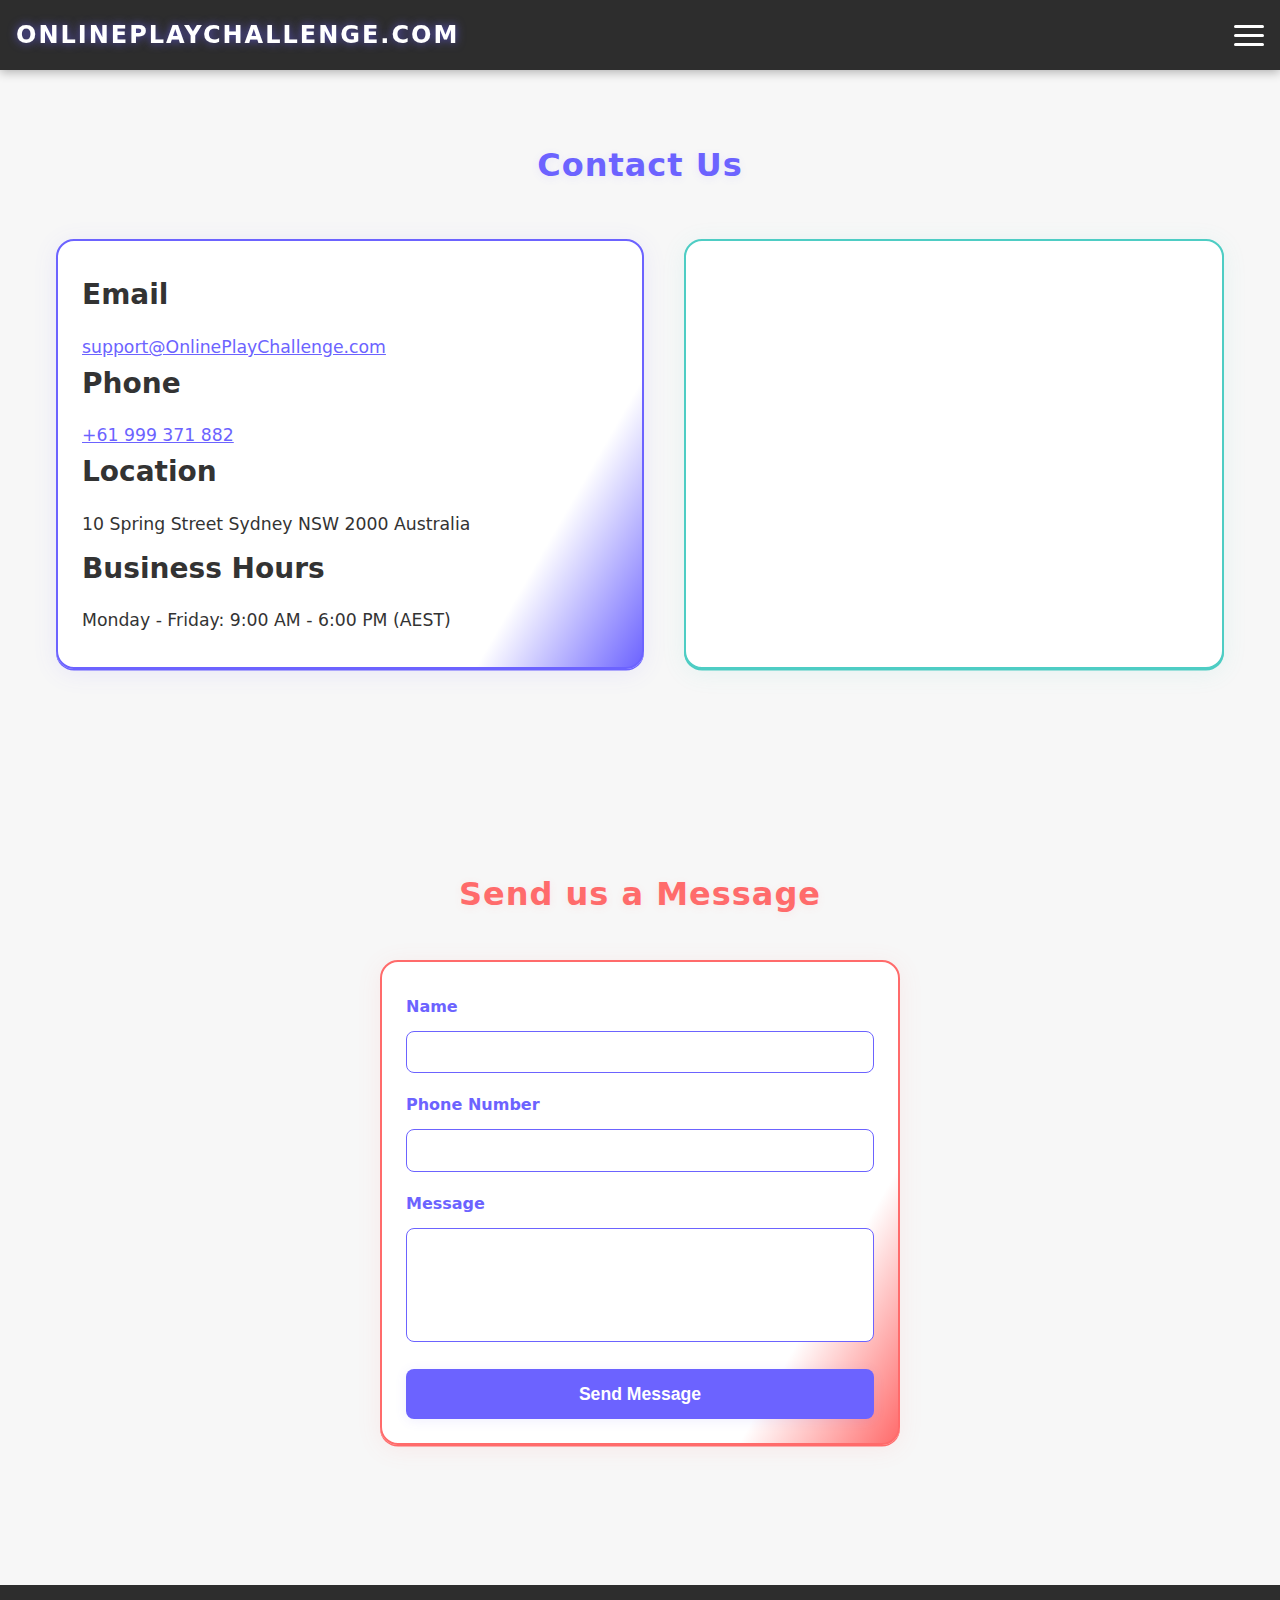
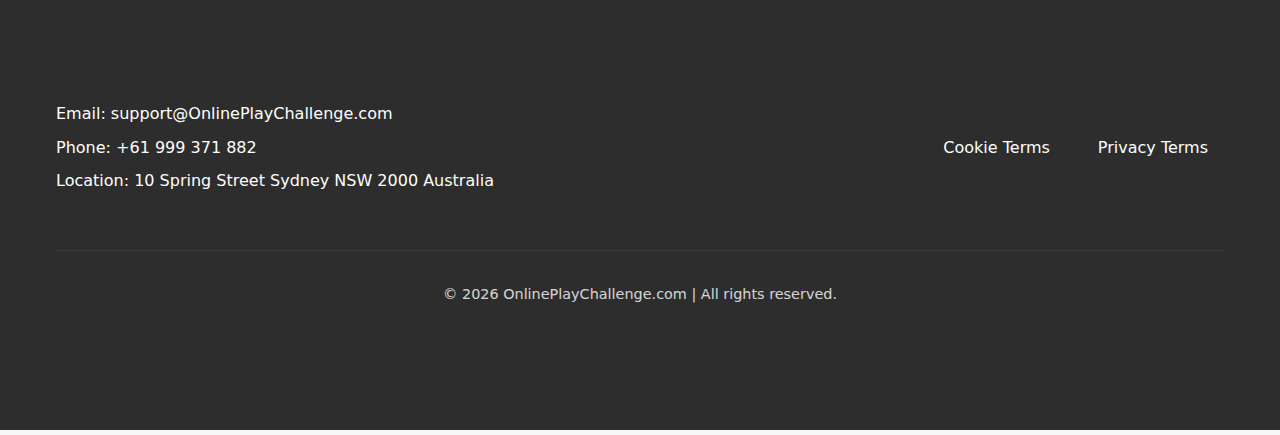
<file: brick-contacts.html>
<!DOCTYPE html>
<html lang="en">
  <head>
    <meta charset="UTF-8" />
    <meta name="viewport" content="width=device-width, initial-scale=1.0" />
    <title>Contact Us - Collect & Break | OnlinePlayChallenge.com</title>
    <meta
      name="description"
      content="Contact the Collect & Break team for support, feedback, or partnership inquiries. We're here to help and would love to hear from you!"
    />
    <link rel="stylesheet" href="css/style.css" />
    <link rel="icon" type="image/png" href="images/favicon.ico" />
  </head>
  <body>
    <main>
      <!-- Contact Information Section -->
      <section class="contact-info">
        <div class="container">
          <h1>Contact Us</h1>
          <div class="contact-grid">
            <div class="contact-details" id="contact-details-container">
              <!-- Contact details will be loaded from JSON -->
            </div>
            <div class="location-map">
              <iframe
                src="https://www.google.com/maps?q=10+Spring+Street,+Sydney+NSW+2000,+Australia&hl=en&output=embed"
                width="100%"
                height="450"
                style="border: 0"
                allowfullscreen=""
                loading="lazy"
              >
              </iframe>
            </div>
          </div>
        </div>
      </section>

      <!-- Contact Form Section -->
      <section class="contact-form">
        <div class="container">
          <h2>Send us a Message</h2>
          <form id="feedback-form" class="feedback-form">
            <div class="form-group">
              <label for="name">Name</label>
              <input type="text" id="name" name="name" required />
            </div>
            <div class="form-group">
              <label for="phone">Phone Number</label>
              <input type="tel" id="phone" name="phone" required />
            </div>
            <div class="form-group">
              <label for="message">Message</label>
              <textarea
                id="message"
                name="message"
                rows="5"
                required
              ></textarea>
            </div>
            <button type="submit" class="btn btn-primary">Send Message</button>
          </form>
          <div class="form-success" id="form-success" style="display: none">
            <div class="form-success-inner">
              <span class="form-success-icon">&#10003;</span>
              <div class="form-success-text">
                Thank you! Your message has been sent.
              </div>
            </div>
          </div>
        </div>
      </section>
    </main>

    <script src="js/main.js"></script>
    <script src="js/brick-contacts.js"></script>
  </body>
</html>
</file>
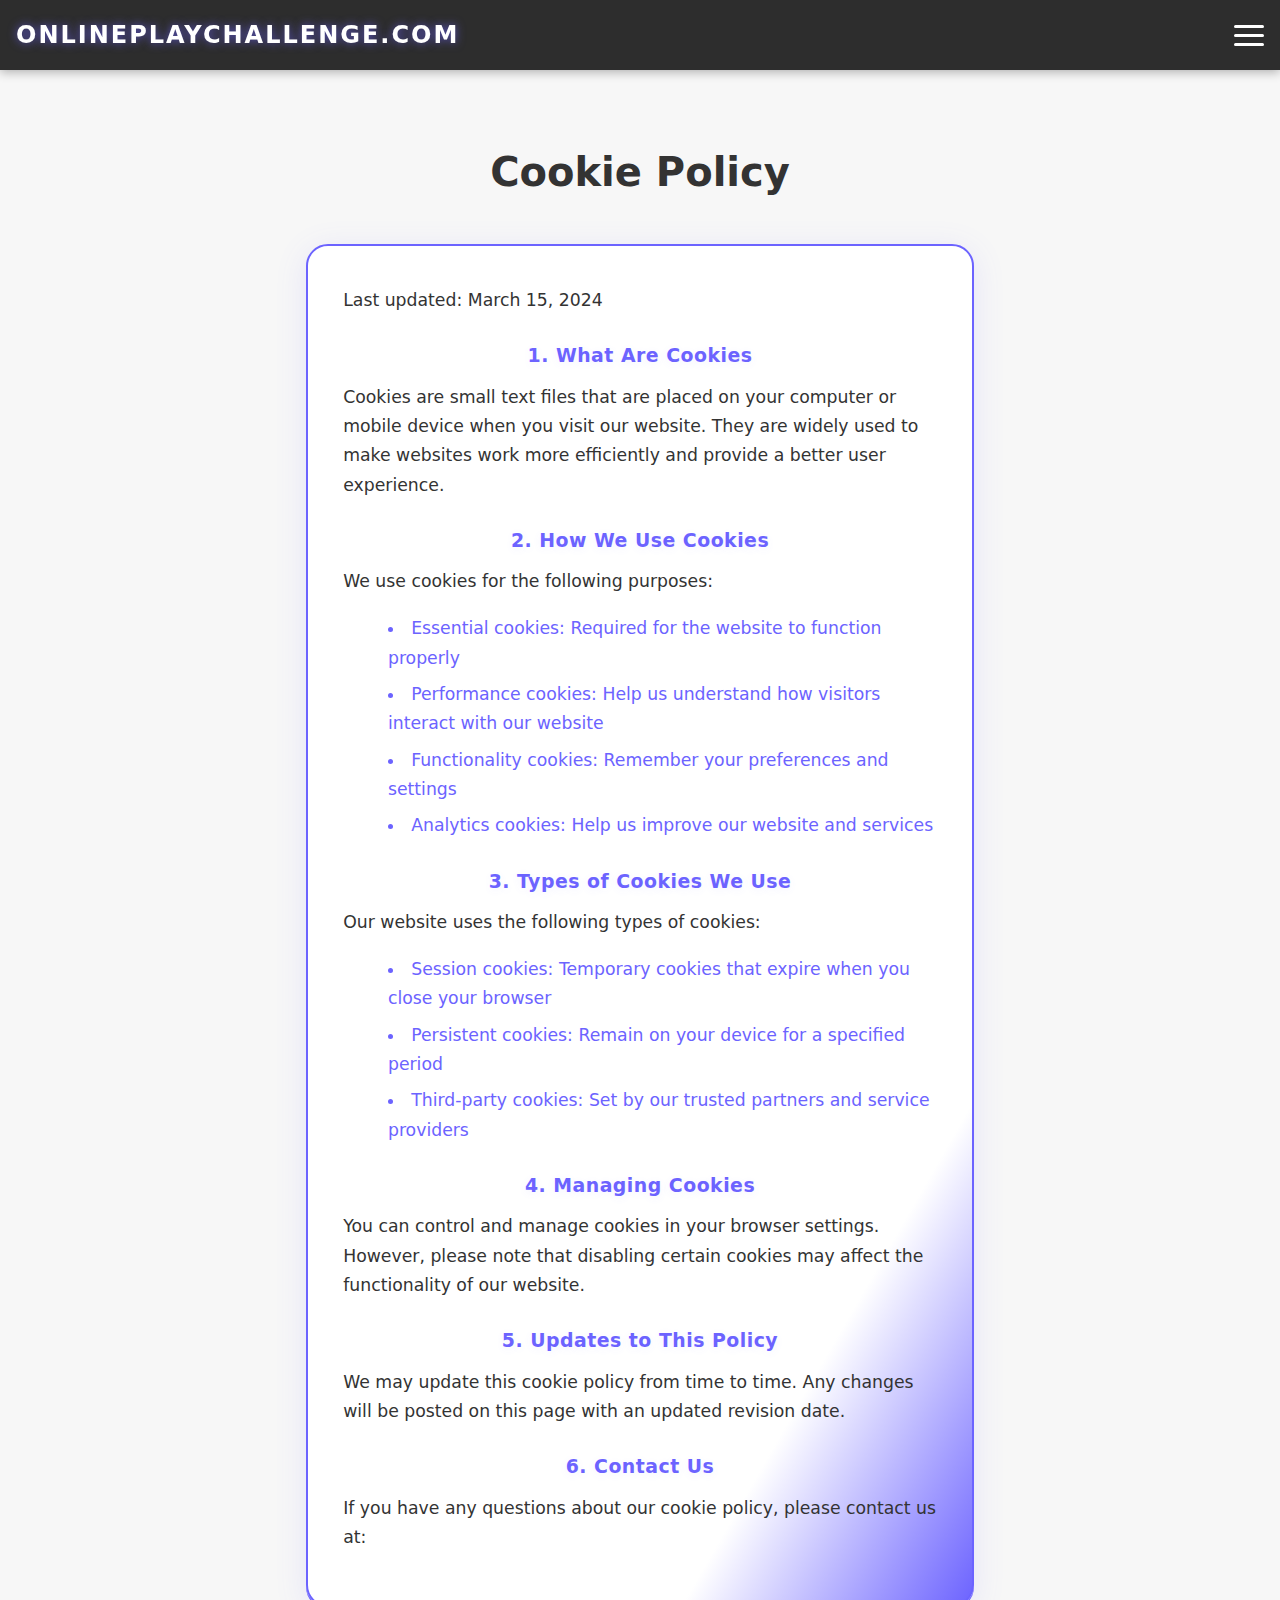
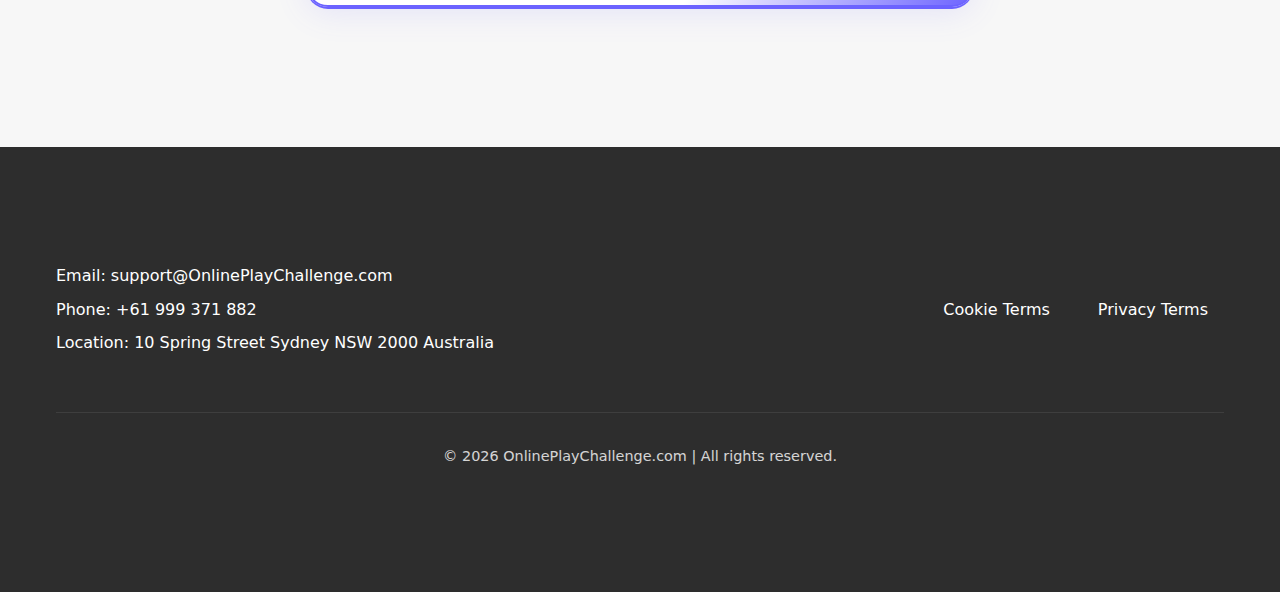
<file: brick-cookies.html>
<!DOCTYPE html>
<html lang="en">
  <head>
    <meta charset="UTF-8" />
    <meta name="viewport" content="width=device-width, initial-scale=1.0" />
    <title>Cookie Policy - Collect & Break | OnlinePlayChallenge.com</title>
    <meta
      name="description"
      content="Learn how Collect & Break uses cookies to enhance your experience. Read about types of cookies, their purpose, and how to manage your preferences."
    />
    <link rel="stylesheet" href="css/style.css" />
    <link rel="icon" type="image/png" href="images/favicon.ico" />
  </head>
  <body>
    <main>
      <section class="legal-content">
        <div class="container">
          <h1>Cookie Policy</h1>
          <div class="disclaimer-content">
            <p>Last updated: March 15, 2024</p>

            <h2>1. What Are Cookies</h2>
            <p>
              Cookies are small text files that are placed on your computer or
              mobile device when you visit our website. They are widely used to
              make websites work more efficiently and provide a better user
              experience.
            </p>

            <h2>2. How We Use Cookies</h2>
            <p>We use cookies for the following purposes:</p>
            <ul>
              <li>
                Essential cookies: Required for the website to function properly
              </li>
              <li>
                Performance cookies: Help us understand how visitors interact
                with our website
              </li>
              <li>
                Functionality cookies: Remember your preferences and settings
              </li>
              <li>
                Analytics cookies: Help us improve our website and services
              </li>
            </ul>

            <h2>3. Types of Cookies We Use</h2>
            <p>Our website uses the following types of cookies:</p>
            <ul>
              <li>
                Session cookies: Temporary cookies that expire when you close
                your browser
              </li>
              <li>
                Persistent cookies: Remain on your device for a specified period
              </li>
              <li>
                Third-party cookies: Set by our trusted partners and service
                providers
              </li>
            </ul>

            <h2>4. Managing Cookies</h2>
            <p>
              You can control and manage cookies in your browser settings.
              However, please note that disabling certain cookies may affect the
              functionality of our website.
            </p>

            <h2>5. Updates to This Policy</h2>
            <p>
              We may update this cookie policy from time to time. Any changes
              will be posted on this page with an updated revision date.
            </p>

            <h2>6. Contact Us</h2>
            <p>
              If you have any questions about our cookie policy, please contact
              us at:
            </p>
          </div>
        </div>
      </section>
    </main>

    <script src="js/main.js"></script>
  </body>
</html>
</file>
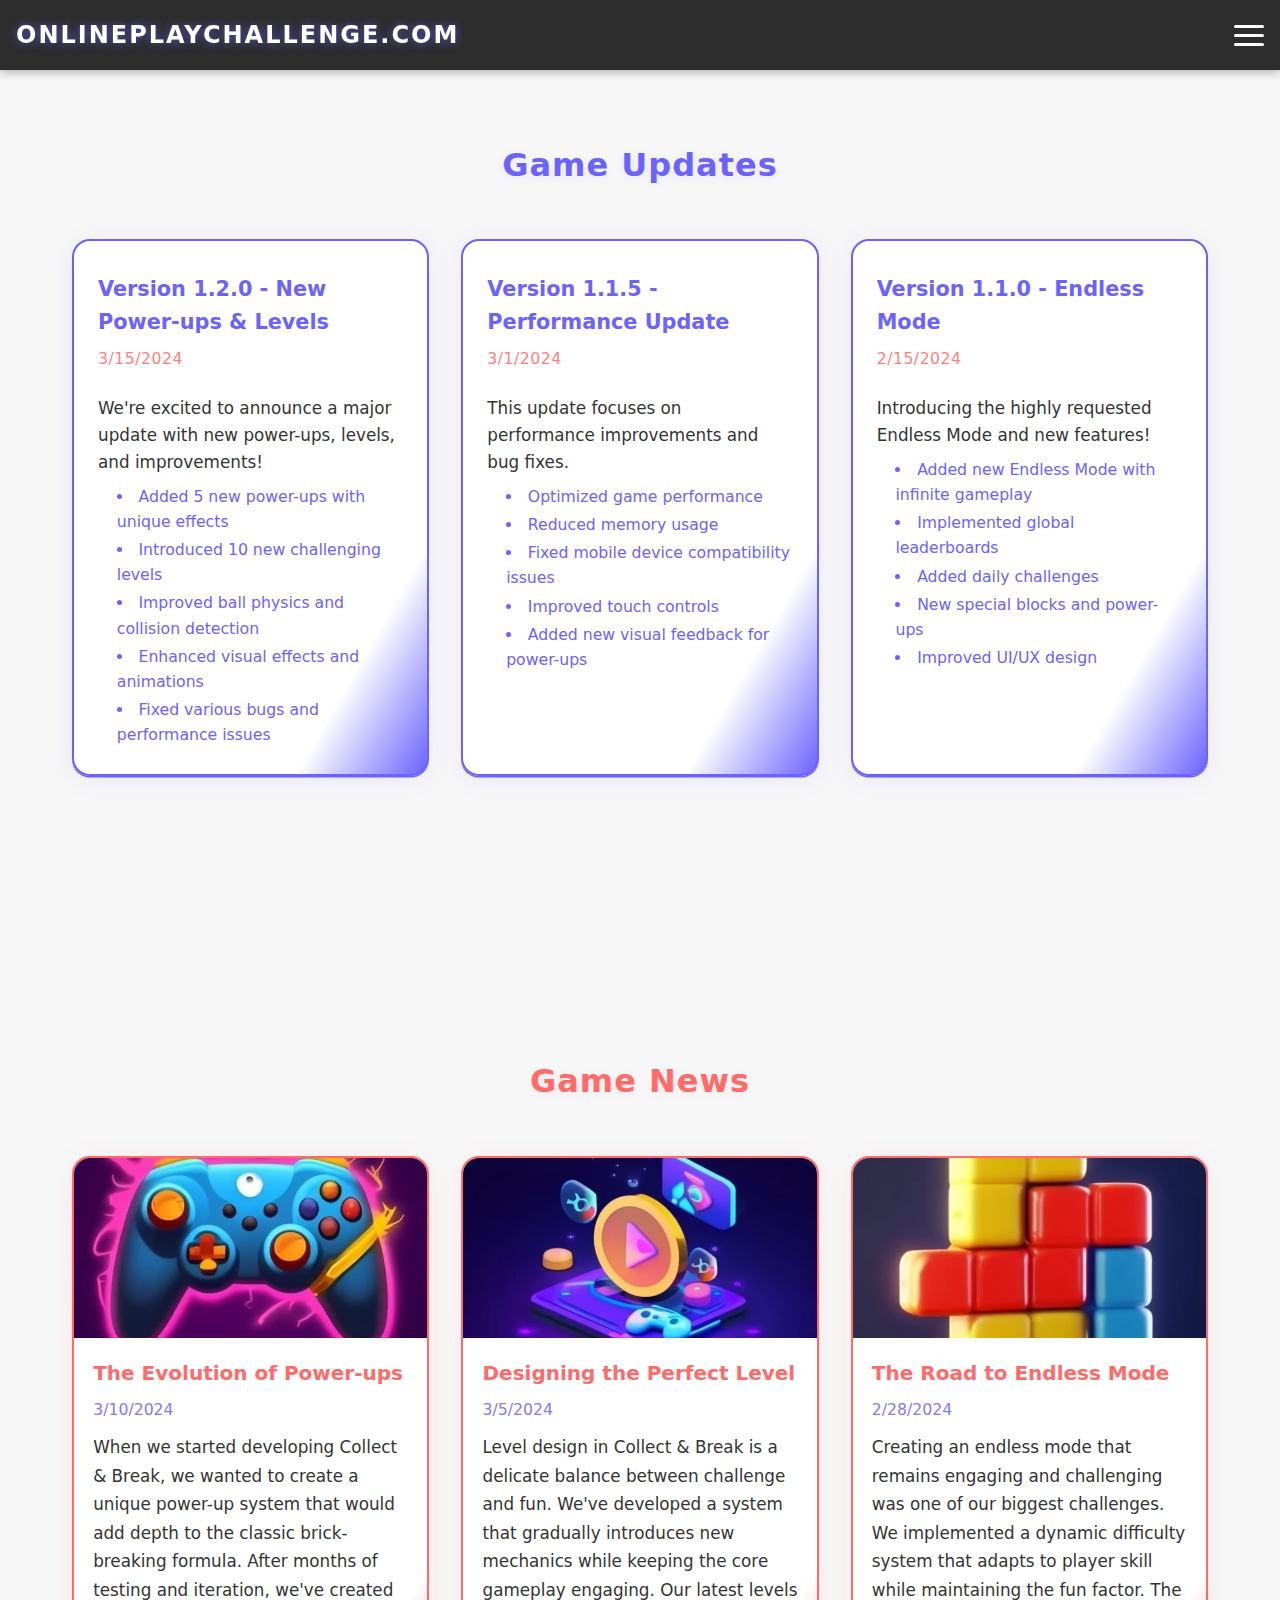
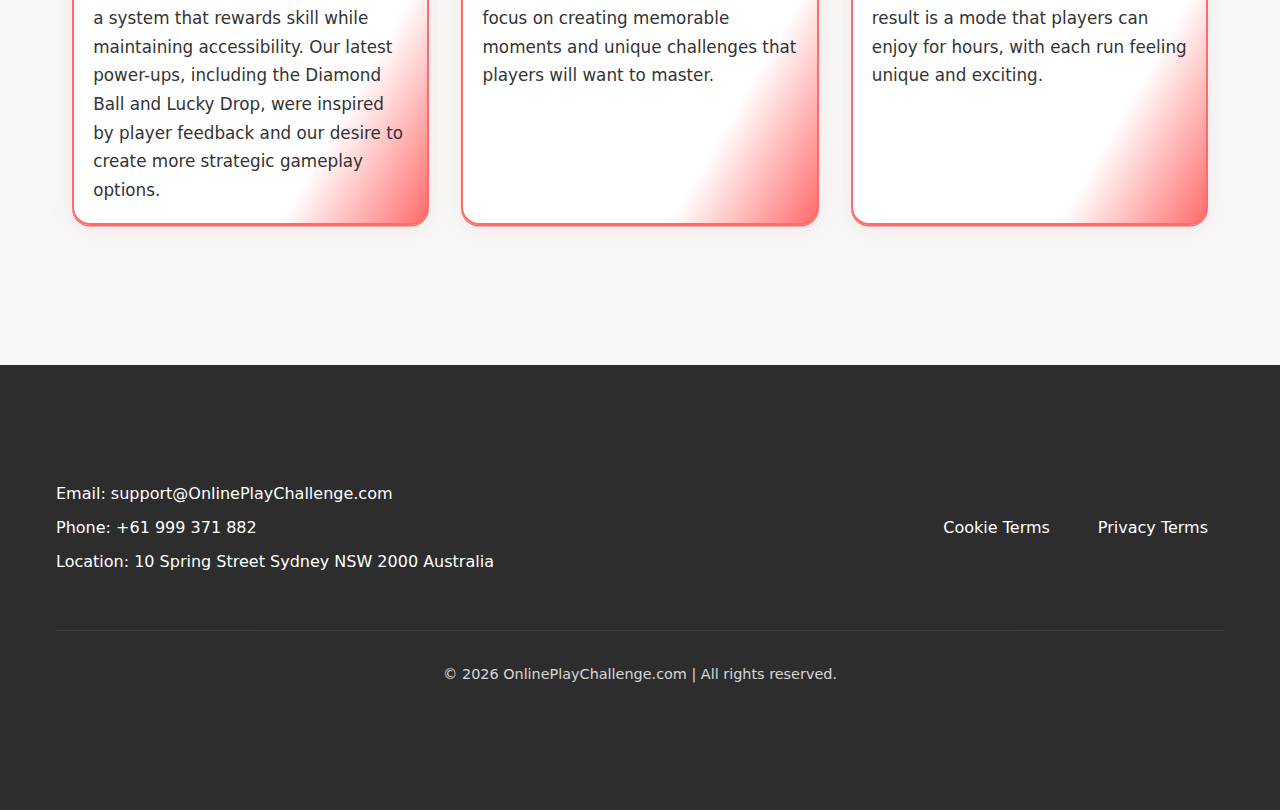
<file: brick-log.html>
<!DOCTYPE html>
<html lang="en">
  <head>
    <meta charset="UTF-8" />
    <meta name="viewport" content="width=device-width, initial-scale=1.0" />
    <title>News - Collect & Break | OnlinePlayChallenge.com</title>
    <meta
      name="description"
      content="Stay up to date with the latest news, updates, and developer diaries for Collect & Break. Discover new features, improvements, and behind-the-scenes stories!"
    />
    <link rel="stylesheet" href="css/style.css" />
    <link rel="icon" type="image/png" href="images/favicon.ico" />
  </head>
  <body>
    <main>
      <!-- Game Updates Section -->
      <section class="updates">
        <div class="container">
          <h1>Game Updates</h1>
          <div class="updates-grid" id="updates-container">
            <!-- Updates will be loaded from JSON -->
          </div>
        </div>
      </section>

      <!-- Game News Section -->
      <section class="game-news">
        <div class="container">
          <h2>Game News</h2>
          <div class="news-grid" id="news-container">
            <!-- Game news will be loaded from JSON -->
          </div>
        </div>
      </section>
    </main>

    <script src="js/main.js"></script>
    <script src="js/brick-log.js"></script>
  </body>
</html>
</file>
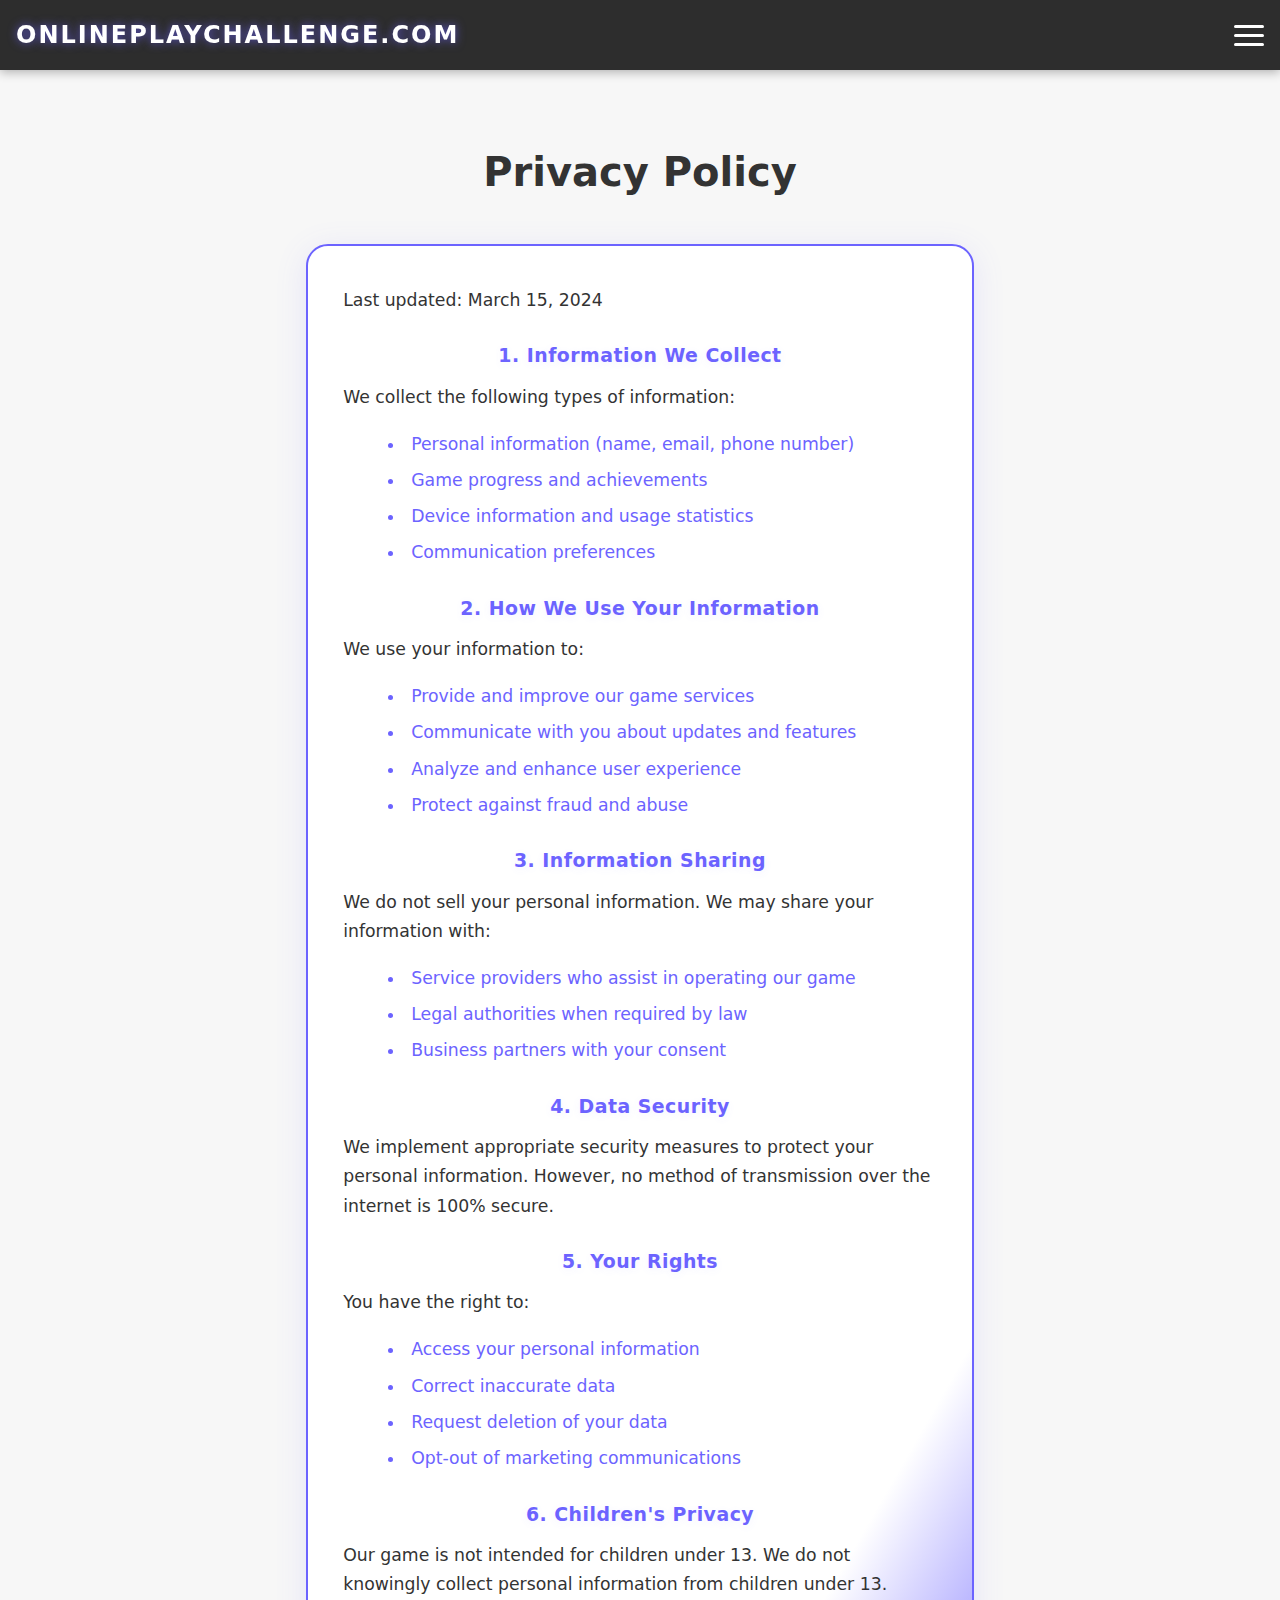
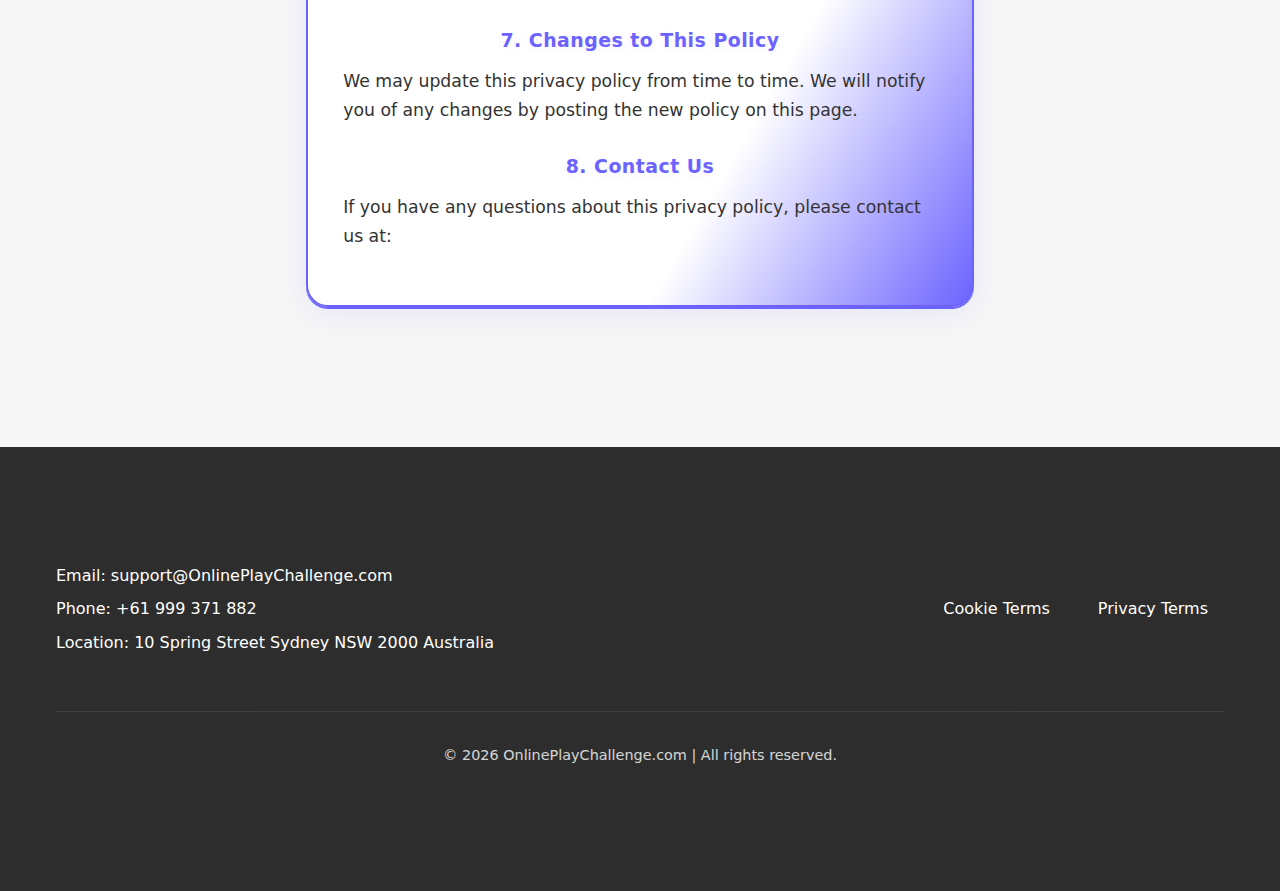
<file: brick-privacy.html>
<!DOCTYPE html>
<html lang="en">
  <head>
    <meta charset="UTF-8" />
    <meta name="viewport" content="width=device-width, initial-scale=1.0" />
    <title>Privacy Policy - Collect & Break | OnlinePlayChallenge.com</title>
    <meta
      name="description"
      content="Discover how Collect & Break collects, uses, and protects your personal information. Read our privacy policy for details on your rights and data security."
    />
    <link rel="stylesheet" href="css/style.css" />
    <link rel="icon" type="image/png" href="images/favicon.ico" />
  </head>
  <body>
    <main>
      <section class="legal-content">
        <div class="container">
          <h1>Privacy Policy</h1>
          <div class="disclaimer-content">
            <p>Last updated: March 15, 2024</p>

            <h2>1. Information We Collect</h2>
            <p>We collect the following types of information:</p>
            <ul>
              <li>Personal information (name, email, phone number)</li>
              <li>Game progress and achievements</li>
              <li>Device information and usage statistics</li>
              <li>Communication preferences</li>
            </ul>

            <h2>2. How We Use Your Information</h2>
            <p>We use your information to:</p>
            <ul>
              <li>Provide and improve our game services</li>
              <li>Communicate with you about updates and features</li>
              <li>Analyze and enhance user experience</li>
              <li>Protect against fraud and abuse</li>
            </ul>

            <h2>3. Information Sharing</h2>
            <p>
              We do not sell your personal information. We may share your
              information with:
            </p>
            <ul>
              <li>Service providers who assist in operating our game</li>
              <li>Legal authorities when required by law</li>
              <li>Business partners with your consent</li>
            </ul>

            <h2>4. Data Security</h2>
            <p>
              We implement appropriate security measures to protect your
              personal information. However, no method of transmission over the
              internet is 100% secure.
            </p>

            <h2>5. Your Rights</h2>
            <p>You have the right to:</p>
            <ul>
              <li>Access your personal information</li>
              <li>Correct inaccurate data</li>
              <li>Request deletion of your data</li>
              <li>Opt-out of marketing communications</li>
            </ul>

            <h2>6. Children's Privacy</h2>
            <p>
              Our game is not intended for children under 13. We do not
              knowingly collect personal information from children under 13.
            </p>

            <h2>7. Changes to This Policy</h2>
            <p>
              We may update this privacy policy from time to time. We will
              notify you of any changes by posting the new policy on this page.
            </p>

            <h2>8. Contact Us</h2>
            <p>
              If you have any questions about this privacy policy, please
              contact us at:
            </p>
            <!-- Contact details removed as requested -->
          </div>
        </div>
      </section>
    </main>

    <script src="js/main.js"></script>
  </body>
</html>
</file>
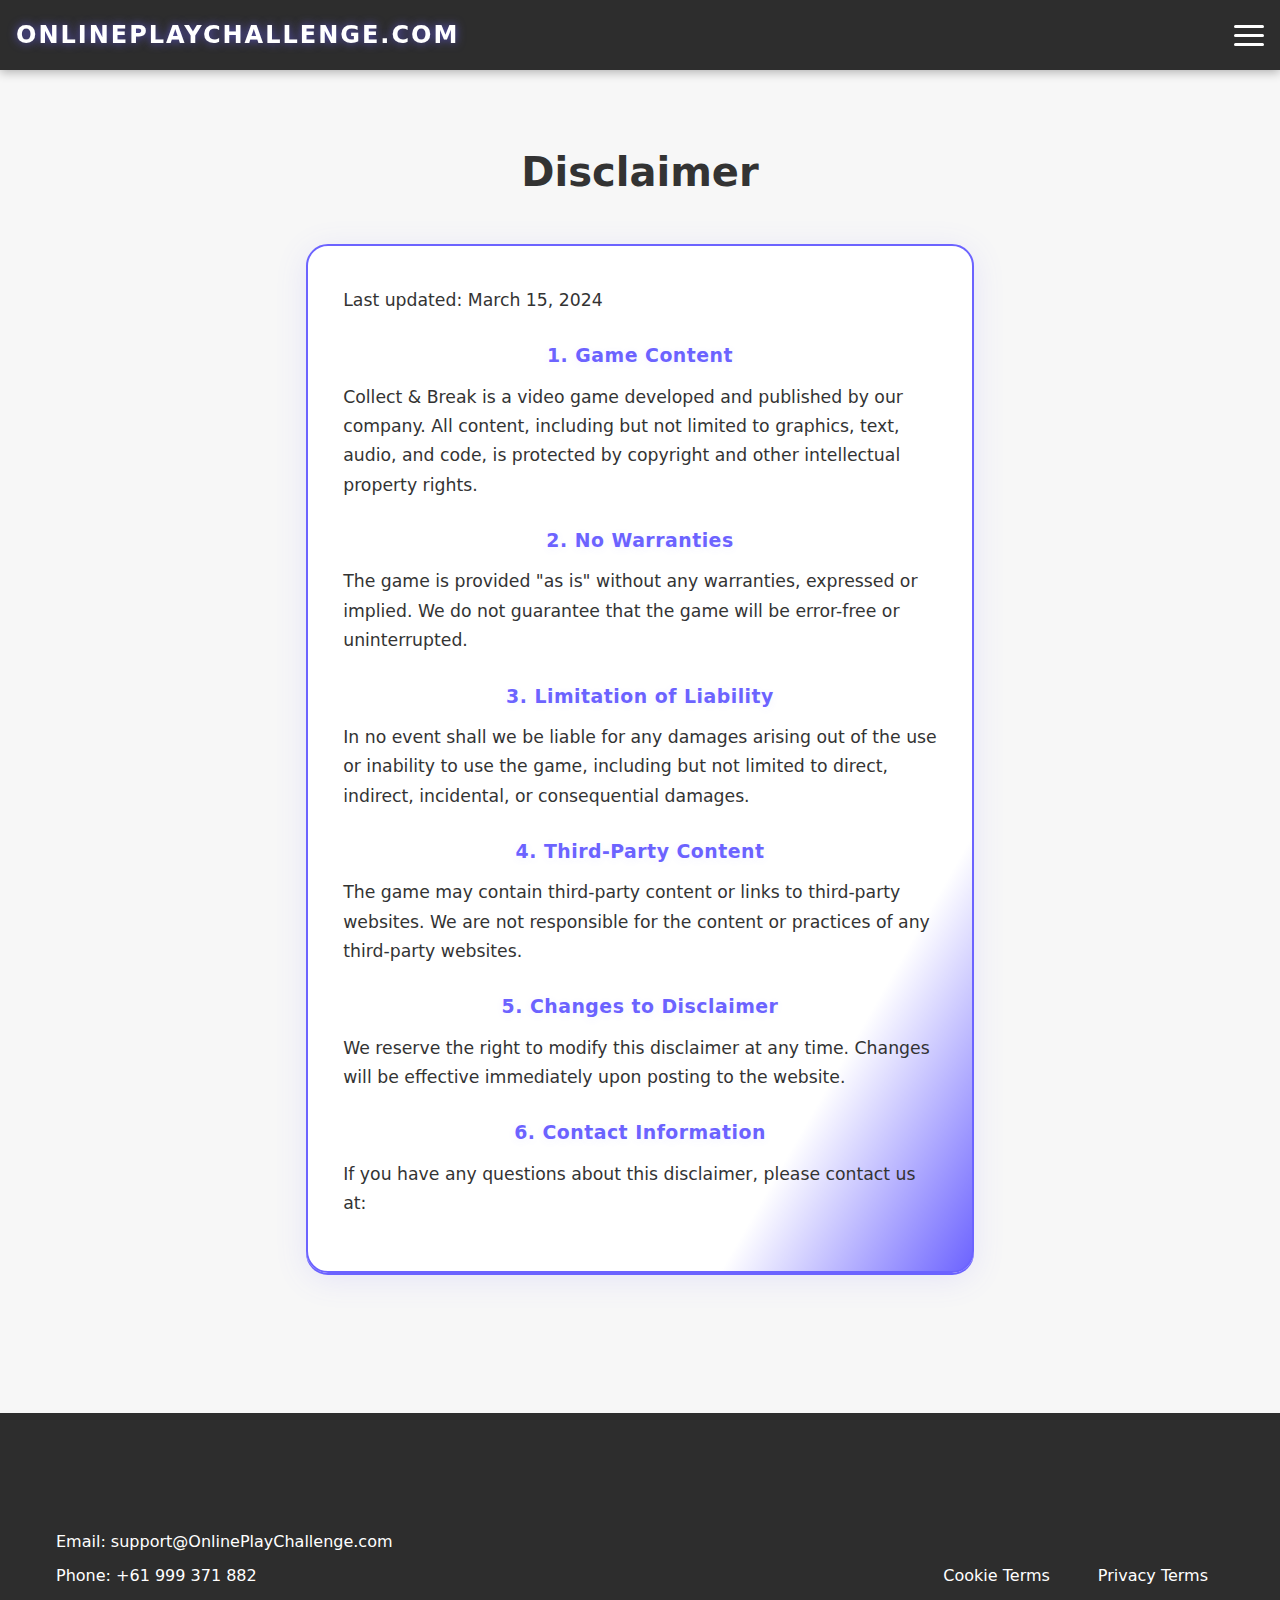
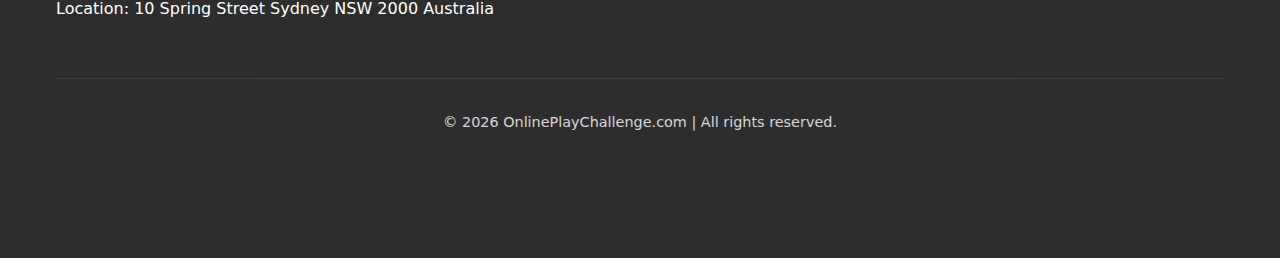
<file: collect-disclaimer.html>
<!DOCTYPE html>
<html lang="en">
  <head>
    <meta charset="UTF-8" />
    <meta name="viewport" content="width=device-width, initial-scale=1.0" />
    <title>Disclaimer - Collect & Break | OnlinePlayChallenge.com</title>
    <meta
      name="description"
      content="Read the legal disclaimer for Collect & Break. Learn about copyright, liability, and terms of use for our arcade game."
    />
    <link rel="stylesheet" href="css/style.css" />
    <link rel="icon" type="image/png" href="images/favicon.ico" />
  </head>
  <body>
    <main>
      <section class="legal-content">
        <div class="container">
          <h1>Disclaimer</h1>
          <div class="disclaimer-content">
            <p>Last updated: March 15, 2024</p>

            <h2>1. Game Content</h2>
            <p>
              Collect & Break is a video game developed and published by our
              company. All content, including but not limited to graphics, text,
              audio, and code, is protected by copyright and other intellectual
              property rights.
            </p>

            <h2>2. No Warranties</h2>
            <p>
              The game is provided "as is" without any warranties, expressed or
              implied. We do not guarantee that the game will be error-free or
              uninterrupted.
            </p>

            <h2>3. Limitation of Liability</h2>
            <p>
              In no event shall we be liable for any damages arising out of the
              use or inability to use the game, including but not limited to
              direct, indirect, incidental, or consequential damages.
            </p>

            <h2>4. Third-Party Content</h2>
            <p>
              The game may contain third-party content or links to third-party
              websites. We are not responsible for the content or practices of
              any third-party websites.
            </p>

            <h2>5. Changes to Disclaimer</h2>
            <p>
              We reserve the right to modify this disclaimer at any time.
              Changes will be effective immediately upon posting to the website.
            </p>

            <h2>6. Contact Information</h2>
            <p>
              If you have any questions about this disclaimer, please contact us
              at:
            </p>
            <!-- Contact details removed as requested -->
          </div>
        </div>
      </section>
    </main>

    <script src="js/main.js"></script>
  </body>
</html>
</file>
<file: css/style.css>
:root {
  /* Colors */
  --primary-color: #6c63ff;
  --secondary-color: #ff6b6b;
  --accent-color: #4ecdc4;
  --background-dark: #2d2d2d;
  --background-light: #f7f7f7;
  --text-light: #ffffff;
  --text-dark: #333333;
  --neon-glow: 0 0 10px rgba(108, 99, 255, 0.7);

  /* Typography */
  --font-main: "Segoe UI", system-ui, -apple-system, sans-serif;
  --font-heading: "Verdana", system-ui, -apple-system, sans-serif;

  /* Spacing */
  --spacing-xs: 0.5rem;
  --spacing-sm: 1rem;
  --spacing-md: 2rem;
  --spacing-lg: 3rem;
  --spacing-xl: 5rem;

  /* Container */
  --container-padding: 1rem;
  --container-max-width: 1200px;

  /* Border Radius */
  --border-radius-sm: 4px;
  --border-radius-md: 8px;
  --border-radius-lg: 16px;

  /* Transitions */
  --transition-fast: 0.2s ease;
  --transition-normal: 0.3s ease;
}

/* Reset & Base Styles */
* {
  margin: 0;
  padding: 0;
  box-sizing: border-box;
}

html {
  font-size: 16px;
  scroll-behavior: smooth;
}

body {
  font-family: var(--font-main);
  line-height: 1.6;
  color: var(--text-dark);
  background-color: var(--background-light);
  min-height: 100vh;
  display: flex;
  flex-direction: column;
}

/* Typography */
h1,
h2,
h3,
h4,
h5,
h6 {
  font-family: var(--font-heading);
  margin-bottom: var(--spacing-sm);
  color: var(--text-dark);
}

h1 {
  font-size: 2.5rem;
}

h2 {
  font-size: 2rem;
  text-align: center;
}

h3 {
  font-size: 1.75rem;
}

p {
  margin-bottom: var(--spacing-sm);
}

/* Container */
.container {
  width: 100%;
  max-width: var(--container-max-width);
  margin: 0 auto;
  padding: 60px var(--container-padding);
}

/* Buttons */
.btn {
  display: inline-flex;
  align-items: center;
  justify-content: center;
  padding: 0.75rem 1.5rem;
  border: none;
  border-radius: var(--border-radius-md);
  font-weight: 600;
  text-decoration: none;
  cursor: pointer;
  transition: all var(--transition-fast);
}

.btn-primary {
  background-color: var(--primary-color);
  color: var(--text-light);
  box-shadow: var(--neon-glow);
}

.btn-primary:hover {
  transform: translateY(-2px);
  box-shadow: 0 0 15px rgba(108, 99, 255, 0.9);
}

/* Header Styles */
.header {
  position: fixed;
  top: 0;
  left: 0;
  width: 100%;
  background-color: var(--background-dark);
  padding: var(--spacing-sm) 0;
  z-index: 1000;
  box-shadow: 0 2px 10px rgba(0, 0, 0, 0.3);
}

.nav {
  display: flex;
  justify-content: space-between;
  align-items: center;
  padding: 0 var(--spacing-sm);
}

.logo a {
  color: var(--text-light);
  text-decoration: none;
  font-size: 1.5rem;
  font-weight: bold;
  text-transform: uppercase;
  letter-spacing: 2px;
  text-shadow: var(--neon-glow);
  transition: all var(--transition-fast);
}

.logo a:hover {
  color: var(--primary-color);
  text-shadow: 0 0 15px rgba(108, 99, 255, 0.9);
}

/* Mobile Menu Button */
.mobile-menu-btn {
  display: flex;
  flex-direction: column;
  justify-content: space-between;
  width: 30px;
  height: 21px;
  background: none;
  border: none;
  cursor: pointer;
  padding: 0;
  z-index: 1001;
}

.mobile-menu-btn span {
  display: block;
  width: 100%;
  height: 3px;
  background-color: var(--text-light);
  border-radius: 3px;
  transition: all var(--transition-fast);
}

.mobile-menu-btn.active span:nth-child(1) {
  transform: translateY(9px) rotate(45deg);
}

.mobile-menu-btn.active span:nth-child(2) {
  opacity: 0;
}

.mobile-menu-btn.active span:nth-child(3) {
  transform: translateY(-9px) rotate(-45deg);
}

/* Navigation Menu */
.nav-menu {
  position: fixed;
  top: 0;
  right: -100%;
  width: 100%;
  height: 100vh;
  background-color: var(--background-dark);
  padding: var(--spacing-xl) var(--spacing-md);
  transition: right var(--transition-normal);
  display: flex;
  flex-direction: column;
  align-items: center;
  justify-content: center;
  z-index: 999;
}

.nav-menu.active {
  right: 0;
}

.nav-link {
  color: var(--text-light);
  text-decoration: none;
  font-size: 1.2rem;
  margin: var(--spacing-sm) 0;
  padding: var(--spacing-xs) var(--spacing-sm);
  border-radius: var(--border-radius-sm);
  transition: all var(--transition-fast);
  text-transform: uppercase;
  letter-spacing: 1px;
  position: relative;
  overflow: hidden;
}

.nav-link::before {
  content: "";
  position: absolute;
  top: 0;
  left: -100%;
  width: 100%;
  height: 100%;
  background: linear-gradient(
    90deg,
    transparent,
    rgba(108, 99, 255, 0.2),
    transparent
  );
  transition: left 0.5s;
}

.nav-link:hover::before {
  left: 100%;
}

.nav-link:hover {
  color: var(--primary-color);
  background-color: rgba(108, 99, 255, 0.1);
  text-shadow: var(--neon-glow);
  transform: translateX(5px);
}

/* Footer Styles */
.footer {
  background-color: var(--background-dark);
  color: var(--text-light);
  padding: var(--spacing-lg) 0;
  margin-top: auto;
}

.footer-content {
  display: flex;
  flex-direction: column;
  gap: var(--spacing-md);
}

.footer-main {
  display: flex;
  flex-direction: column;
  gap: var(--spacing-md);
}

.footer-links {
  display: flex;
  flex-wrap: wrap;
  gap: var(--spacing-sm);
  justify-content: center;
}

.footer-links a {
  color: var(--text-light);
  text-decoration: none;
  padding: var(--spacing-xs) var(--spacing-sm);
  border-radius: var(--border-radius-sm);
  transition: all var(--transition-fast);
}

.footer-links a:hover {
  color: var(--primary-color);
  background-color: rgba(108, 99, 255, 0.1);
  text-shadow: var(--neon-glow);
}

.footer-contact {
  text-align: center;
}

.footer-contact p {
  margin: var(--spacing-xs) 0;
}

.footer-copyright {
  text-align: center;
  font-size: 0.9rem;
  opacity: 0.8;
  padding-top: var(--spacing-md);
  border-top: 1px solid rgba(255, 255, 255, 0.1);
}

/* Media Queries */
@media (max-width: 360px) {
  html {
    font-size: 14px;
  }

  .container {
    padding: 40px var(--spacing-xs);
  }

  .game-container {
    min-height: 450px;
  }

  .game-container iframe {
    min-height: 450px;
    height: 450px;
  }
}

@media (min-width: 768px) {
  .nav-menu {
    width: 400px;
  }

  .nav-link {
    font-size: 1.1rem;
  }

  .footer-main {
    flex-direction: row;
    justify-content: space-between;
    align-items: center;
  }

  .footer-links {
    order: 2;
  }

  .footer-contact {
    order: 1;
    text-align: left;
  }
}

@media (min-width: 1280px) {
  .nav-menu {
    width: 500px;
  }

  .nav-link {
    font-size: 1.2rem;
  }

  .footer-content {
    gap: var(--spacing-lg);
  }
}

/* Main Page Styles */
.hero {
  background: linear-gradient(
    135deg,
    var(--primary-color) 0%,
    var(--secondary-color) 100%
  );
  padding: 120px 0 60px;
  text-align: center;
  position: relative;
  overflow: hidden;
}

.hero::before {
  content: "";
  position: absolute;
  top: 0;
  left: 0;
  right: 0;
  bottom: 0;
  background: url("/images/hero-pattern.png") repeat;
  opacity: 0.1;
  animation: slide 20s linear infinite;
}

.hero-content {
  display: flex;
  flex-direction: column-reverse;
  align-items: center;
  gap: 1.5rem;
}

.hero-image-wrapper {
  width: 100%;
  display: flex;
  justify-content: center;
}

.hero-text {
  width: 100%;
  text-align: center;
}

.hero h1,
.hero p,
.hero .hero-subtitle,
.hero .hero-description {
  color: var(--text-light) !important;
}

.hero h1 {
  font-size: 2.5rem;
  margin-bottom: 1rem;
  text-shadow: 0 2px 4px rgba(0, 0, 0, 0.2);
}

.hero p {
  font-size: 1.2rem;
  margin-bottom: 2rem;
  max-width: 600px;
  margin-left: auto;
  margin-right: auto;
}

.cta-button {
  display: inline-block;
  padding: 1rem 2rem;
  background: var(--accent-color);
  color: var(--text-color);
  text-decoration: none;
  border-radius: 30px;
  font-weight: bold;
  transition: all 0.3s ease;
  box-shadow: 0 4px 15px rgba(0, 0, 0, 0.2);
}

.cta-button:hover {
  transform: translateY(-2px);
  box-shadow: 0 6px 20px rgba(0, 0, 0, 0.3);
  background: var(--secondary-color);
}

/* Features Section */
.features {
  padding: 80px 0;
  background: var(--background-color);
}

.features h2 {
  text-align: center;
  margin-bottom: 3rem;
  color: var(--primary-color);
  font-size: 2rem;
  letter-spacing: 1px;
  text-shadow: 0 2px 8px rgba(108, 99, 255, 0.1);
}

.features-grid {
  display: grid;
  grid-template-columns: repeat(auto-fit, minmax(280px, 1fr));
  gap: 2rem;
  padding: 0 1rem;
}

.feature-card {
  background: linear-gradient(120deg, #fff 80%, var(--accent-color) 100%);
  border-radius: 18px;
  box-shadow: 0 4px 24px rgba(76, 205, 196, 0.1), 0 1.5px 0 var(--accent-color);
  padding: 2rem 1.5rem 1.5rem 1.5rem;
  position: relative;
  transition: transform 0.2s, box-shadow 0.2s, border-color 0.2s;
  border: 2px solid var(--accent-color);
  min-height: 180px;
}

.feature-card:hover {
  transform: translateY(-6px) scale(1.03);
  box-shadow: 0 8px 32px rgba(76, 205, 196, 0.13), 0 2px 0 var(--primary-color);
  border-color: var(--primary-color);
}

.feature-icon {
  width: 80px;
  height: 80px;
  margin: 0 auto 1.5rem;
  background: var(--primary-color);
  border-radius: 50%;
  display: flex;
  align-items: center;
  justify-content: center;
  font-size: 2rem;
  color: var(--text-light);
  box-shadow: 0 2px 12px rgba(108, 99, 255, 0.1);
  border: 3px solid var(--accent-color);
  transition: background 0.2s, border-color 0.2s;
}

.feature-card:hover .feature-icon {
  background: var(--secondary-color);
  border-color: var(--primary-color);
}

.feature-card h3 {
  color: var(--primary-color);
  margin-bottom: 1rem;
  font-size: 1.5rem;
}

.feature-card p {
  color: var(--text-dark);
  line-height: 1.6;
}

/* How to Play Section */
.how-to-play {
  padding: 80px 0;
  background: var(--background-color);
}

.how-to-play h2 {
  text-align: center;
  margin-bottom: 3rem;
  color: var(--secondary-color);
  font-size: 2rem;
  letter-spacing: 1px;
  text-shadow: 0 2px 8px rgba(255, 107, 107, 0.1);
}

.steps {
  max-width: 800px;
  margin: 0 auto;
  padding: 0 1rem;
  display: flex;
  flex-direction: column;
  gap: 2rem;
}

.step {
  display: flex;
  align-items: flex-start;
  background: linear-gradient(120deg, #fff 80%, var(--secondary-color) 100%);
  border-radius: 18px;
  box-shadow: 0 4px 24px rgba(255, 107, 107, 0.1),
    0 1.5px 0 var(--secondary-color);
  padding: 2rem 1.5rem 1.5rem 1.5rem;
  position: relative;
  border: 2px solid var(--secondary-color);
  transition: transform 0.2s, box-shadow 0.2s, border-color 0.2s;
}

.step:hover {
  transform: translateY(-6px) scale(1.03);
  box-shadow: 0 8px 32px rgba(76, 205, 196, 0.13), 0 2px 0 var(--primary-color);
  border-color: var(--primary-color);
}

.step-number {
  width: 44px;
  height: 44px;
  background: var(--primary-color);
  border-radius: 50%;
  display: flex;
  align-items: center;
  justify-content: center;
  font-weight: bold;
  margin-right: 1.5rem;
  flex-shrink: 0;
  color: var(--text-light);
  font-size: 1.3rem;
  border: 3px solid var(--secondary-color);
  box-shadow: 0 2px 12px rgba(108, 99, 255, 0.1);
  transition: background 0.2s, border-color 0.2s;
}

.step:hover .step-number {
  background: var(--secondary-color);
  border-color: var(--primary-color);
}

.step-content h3 {
  color: var(--secondary-color);
  margin-bottom: 0.5rem;
  font-size: 1.3rem;
}

.step-content p,
.step-content ul {
  color: var(--text-dark);
  line-height: 1.6;
  margin-bottom: 0.5rem;
}

.step-content ul {
  padding-left: 1.2em;
}

/* Player Reviews - enhanced game style */
.reviews {
  padding: 80px 0;
  background: var(--background-color);
}

.reviews h2 {
  text-align: center;
  margin-bottom: 3rem;
  color: var(--primary-color);
  font-size: 2rem;
  letter-spacing: 1px;
  text-shadow: 0 2px 8px rgba(108, 99, 255, 0.1);
}

.reviews-grid,
.reviews-slider {
  display: grid;
  grid-template-columns: repeat(auto-fit, minmax(320px, 1fr));
  gap: 2rem;
  padding: 0 1rem;
}

.review-card {
  background: linear-gradient(120deg, #fff 80%, var(--primary-color) 100%);
  border-radius: 18px;
  box-shadow: 0 4px 24px rgba(108, 99, 255, 0.1), 0 1.5px 0 var(--primary-color);
  padding: 2rem 1.5rem 1.5rem 1.5rem;
  position: relative;
  transition: transform 0.2s, box-shadow 0.2s;
  border: 2px solid var(--primary-color);
  min-height: 180px;
}

.review-card:hover {
  transform: translateY(-6px) scale(1.03);
  box-shadow: 0 8px 32px rgba(76, 205, 196, 0.13),
    0 2px 0 var(--secondary-color);
  border-color: var(--secondary-color);
}

.review-header {
  display: flex;
  align-items: center;
  gap: 1rem;
  margin-bottom: 0.5rem;
}

.review-player {
  font-weight: bold;
  color: var(--secondary-color);
  font-size: 1.15rem;
  letter-spacing: 0.5px;
  text-shadow: 0 1px 4px rgba(255, 107, 107, 0.08);
}

.rating {
  font-size: 1.2rem;
  color: #ffd700;
  letter-spacing: 1px;
  text-shadow: 0 1px 4px rgba(255, 215, 0, 0.1);
  margin-left: auto;
}

.review-text {
  color: var(--text-dark);
  font-size: 1.05rem;
  line-height: 1.7;
  margin-top: 0.5rem;
  margin-bottom: 0;
}

@media (max-width: 768px) {
  .reviews {
    padding: 48px 0;
  }
  .reviews-grid,
  .reviews-slider {
    grid-template-columns: 1fr;
    gap: 1.2rem;
  }
  .review-card {
    padding: 1.2rem 0.8rem 1rem 0.8rem;
  }
}

/* Animations */
@keyframes slide {
  from {
    background-position: 0 0;
  }
  to {
    background-position: 100% 100%;
  }
}

/* Media Queries */
@media (max-width: 768px) {
  .hero {
    padding: 100px 0 40px;
  }

  .hero h1 {
    font-size: 2rem;
  }

  .hero p {
    font-size: 1rem;
  }

  .features-grid,
  .reviews-grid {
    grid-template-columns: 1fr;
  }

  .step {
    flex-direction: column;
  }

  .step-number {
    margin-bottom: 1rem;
  }
}

@media (max-width: 480px) {
  .hero h1 {
    font-size: 1.8rem;
  }

  .feature-card,
  .review-card {
    padding: 1.5rem;
  }

  .game-container {
    padding: 1rem;
    aspect-ratio: unset;
    min-height: 400px;
    height: auto;
    min-width: 320px;
    width: 100vw;
    overflow-x: auto;
  }
  .game-container iframe {
    min-width: 320px;
    width: 320px;
    min-height: 400px;
    height: 400px;
    max-height: none;
    display: block;
    margin: 0 auto;
  }
}

@media (max-width: 360px) {
  .game-container {
    min-width: 300px;
  }
  .game-container iframe {
    min-width: 300px;
    width: 300px;
    min-height: 350px;
    height: 350px;
  }
}

/* Game Preview Section - compact underlay */
.game-container {
  max-width: 450px;
  margin: 0 auto;
  padding: 0.5rem;
  background: linear-gradient(
    120deg,
    var(--primary-color) 0%,
    var(--secondary-color) 100%
  );
  border-radius: 12px;
  box-shadow: 0 2px 12px rgba(0, 0, 0, 0.1);
  position: relative;
  border: none;
}

.game-container iframe {
  width: 100%;
  min-width: 0;
  max-width: 100vw;
  height: 60vw;
  max-height: 600px;
  min-height: 300px;
  border: none;
  border-radius: 8px;
  background: none;
  display: block;
  margin: 0 auto;
}

@media (max-width: 768px) {
  .game-container {
    max-width: 100%;
    padding: 0.5rem;
  }
  .game-container iframe {
    height: 70vw;
    max-height: 500px;
  }
}

@media (max-width: 480px) {
  .game-container {
    padding: 0.25rem;
    border-radius: 8px;
  }
  .game-container iframe {
    height: 90vw;
    max-height: 400px;
    border-radius: 6px;
  }
}

/* Level Types Section */
.level-types {
  padding: 80px 0;
  background: var(--background-color);
}

.level-types h2 {
  text-align: center;
  margin-bottom: 3rem;
  color: var(--accent-color);
  font-size: 2rem;
  letter-spacing: 1px;
  text-shadow: 0 2px 8px rgba(76, 205, 196, 0.1);
}

.levels-grid {
  display: grid;
  grid-template-columns: repeat(auto-fit, minmax(300px, 1fr));
  gap: 2rem;
  padding: 0 1rem;
}

.level-card {
  background: linear-gradient(120deg, #fff 80%, var(--accent-color) 100%);
  border-radius: 18px;
  box-shadow: 0 4px 24px rgba(76, 205, 196, 0.1), 0 1.5px 0 var(--accent-color);
  padding: 2rem 1.5rem 1.5rem 1.5rem;
  position: relative;
  border: 2px solid var(--accent-color);
  min-height: 180px;
  transition: transform 0.2s, box-shadow 0.2s, border-color 0.2s;
}

.level-card:hover {
  transform: translateY(-6px) scale(1.03);
  box-shadow: 0 8px 32px rgba(108, 99, 255, 0.13), 0 2px 0 var(--primary-color);
  border-color: var(--primary-color);
}

.level-card h3 {
  color: var(--accent-color);
  margin-bottom: 1rem;
  font-size: 1.5rem;
}

.level-card p {
  color: var(--text-dark);
  line-height: 1.6;
  margin-bottom: 1rem;
}

.level-difficulty {
  display: inline-block;
  padding: 0.5rem 1rem;
  background: var(--primary-color);
  color: var(--text-light);
  border-radius: 20px;
  font-size: 0.95rem;
  font-weight: bold;
  margin-bottom: 0.5rem;
  box-shadow: 0 1px 6px rgba(108, 99, 255, 0.1);
}

.level-features {
  color: var(--text-dark);
  padding-left: 1.2em;
  margin: 0.5rem 0 0 0;
}

/* Upgrades Section */
.upgrades {
  padding: 80px 0;
  background: var(--background-color);
}

.upgrades h2 {
  text-align: center;
  margin-bottom: 3rem;
  color: var(--primary-color);
  font-size: 2rem;
  letter-spacing: 1px;
  text-shadow: 0 2px 8px rgba(108, 99, 255, 0.1);
}

.upgrades-grid {
  display: grid;
  grid-template-columns: repeat(auto-fit, minmax(280px, 1fr));
  gap: 2rem;
  padding: 0 1rem;
}

.upgrade-card {
  background: linear-gradient(120deg, #fff 80%, var(--primary-color) 100%);
  border-radius: 18px;
  box-shadow: 0 4px 24px rgba(108, 99, 255, 0.1), 0 1.5px 0 var(--primary-color);
  padding: 2rem 1.5rem 1.5rem 1.5rem;
  position: relative;
  border: 2px solid var(--primary-color);
  min-height: 180px;
  transition: transform 0.2s, box-shadow 0.2s, border-color 0.2s;
}

.upgrade-card:hover {
  transform: translateY(-6px) scale(1.03);
  box-shadow: 0 8px 32px rgba(76, 205, 196, 0.13),
    0 2px 0 var(--secondary-color);
  border-color: var(--secondary-color);
}

.upgrade-icon {
  width: 80px;
  height: 80px;
  margin: 0 auto 1.5rem;
  background: var(--secondary-color);
  border-radius: 50%;
  display: flex;
  align-items: center;
  justify-content: center;
  font-size: 2rem;
  color: var(--text-light);
  box-shadow: 0 2px 12px rgba(255, 107, 107, 0.1);
  border: 3px solid var(--primary-color);
  transition: background 0.2s, border-color 0.2s;
}

.upgrade-card:hover .upgrade-icon {
  background: var(--primary-color);
  border-color: var(--secondary-color);
}

.upgrade-card h3 {
  color: var(--primary-color);
  margin-bottom: 1rem;
  font-size: 1.5rem;
}

.upgrade-card p {
  color: var(--text-dark);
  line-height: 1.6;
  margin-bottom: 1rem;
}

.upgrade-stats {
  display: flex;
  flex-wrap: wrap;
  gap: 0.5rem 1.5rem;
  margin-top: 0.5rem;
}

.stat {
  background: var(--background-light);
  border-radius: 8px;
  padding: 0.3rem 0.8rem;
  font-size: 0.98rem;
  color: var(--primary-color);
  font-weight: 500;
  box-shadow: 0 1px 4px rgba(108, 99, 255, 0.07);
}

@media (max-width: 768px) {
  .features,
  .how-to-play,
  .level-types,
  .upgrades {
    padding: 48px 0;
  }
  .features-grid,
  .levels-grid,
  .upgrades-grid {
    grid-template-columns: 1fr;
    gap: 1.2rem;
  }
  .feature-card,
  .level-card,
  .upgrade-card,
  .step {
    padding: 1.2rem 0.8rem 1rem 0.8rem;
  }
  .steps {
    gap: 1.2rem;
  }
}

.hero-image {
  display: block;
  max-width: 220px;
  width: 100%;
  height: auto;
  margin: 0 auto 1.5rem auto;
  border-radius: 16px;
  box-shadow: 0 4px 24px rgba(0, 0, 0, 0.1);
  background: #fff;
  object-fit: contain;
}

.hero .btn,
.hero .cta-button {
  display: none !important;
}

@media (min-width: 1025px) {
  .hero-content {
    flex-direction: row;
    align-items: center;
    justify-content: center;
    gap: 2.5rem;
  }
  .hero-image-wrapper {
    width: 260px;
    min-width: 220px;
    max-width: 320px;
    flex-shrink: 0;
    justify-content: flex-end;
  }
  .hero-text {
    width: auto;
    text-align: left;
    max-width: 520px;
  }
  .hero-image {
    margin: 0;
  }
}

/* --- News & Dev Diaries Section --- */
.updates,
.dev-diaries {
  padding: 80px 0;
  background: var(--background-color);
}
.updates h1,
.dev-diaries h2 {
  text-align: center;
  margin-bottom: 3rem;
  color: var(--primary-color);
  font-size: 2rem;
  letter-spacing: 1px;
  text-shadow: 0 2px 8px rgba(108, 99, 255, 0.1);
}
.updates-grid,
.diaries-grid {
  display: grid;
  grid-template-columns: repeat(auto-fit, minmax(340px, 1fr));
  gap: 2rem;
  padding: 0 1rem;
}

/* --- Update Card --- */
.update-card {
  background: linear-gradient(120deg, #fff 80%, var(--primary-color) 100%);
  border-radius: 18px;
  box-shadow: 0 4px 24px rgba(108, 99, 255, 0.1), 0 1.5px 0 var(--primary-color);
  padding: 2rem 1.5rem 1.5rem 1.5rem;
  position: relative;
  border: 2px solid var(--primary-color);
  min-height: 180px;
  transition: transform 0.2s, box-shadow 0.2s, border-color 0.2s;
  display: flex;
  flex-direction: column;
  gap: 1rem;
}
.update-card:hover {
  transform: translateY(-6px) scale(1.03);
  box-shadow: 0 8px 32px rgba(76, 205, 196, 0.13),
    0 2px 0 var(--secondary-color);
  border-color: var(--secondary-color);
}
.update-header {
  display: flex;
  flex-direction: column;
  gap: 0.3rem;
  margin-bottom: 0.5rem;
}
.update-header h3 {
  color: var(--primary-color);
  font-size: 1.3rem;
  margin-bottom: 0.1rem;
}
.update-header time {
  color: var(--secondary-color);
  font-size: 0.98rem;
  font-weight: 500;
  letter-spacing: 0.5px;
  opacity: 0.85;
}
.update-content p {
  color: var(--text-dark);
  font-size: 1.05rem;
  margin-bottom: 0.5rem;
}
.update-changes {
  color: var(--primary-color);
  padding-left: 1.2em;
  margin: 0.5rem 0 0 0;
  font-size: 0.98rem;
}
.update-changes li {
  margin-bottom: 0.2em;
  list-style: disc inside;
}

/* --- Dev Diary Card --- */
.diary-card {
  background: linear-gradient(120deg, #fff 80%, var(--secondary-color) 100%);
  border-radius: 18px;
  box-shadow: 0 4px 24px rgba(255, 107, 107, 0.1),
    0 1.5px 0 var(--secondary-color);
  padding: 2rem 1.5rem 1.5rem 1.5rem;
  position: relative;
  border: 2px solid var(--secondary-color);
  min-height: 180px;
  transition: transform 0.2s, box-shadow 0.2s, border-color 0.2s;
  display: flex;
  flex-direction: column;
  gap: 1rem;
}
.diary-card:hover {
  transform: translateY(-6px) scale(1.03);
  box-shadow: 0 8px 32px rgba(76, 205, 196, 0.13), 0 2px 0 var(--primary-color);
  border-color: var(--primary-color);
}
.diary-header {
  display: flex;
  flex-direction: column;
  gap: 0.3rem;
  margin-bottom: 0.5rem;
}
.diary-header h3 {
  color: var(--secondary-color);
  font-size: 1.3rem;
  margin-bottom: 0.1rem;
}
.diary-meta {
  display: flex;
  gap: 1.2rem;
  align-items: center;
  font-size: 0.98rem;
  color: var(--primary-color);
  opacity: 0.85;
}
.diary-meta .author {
  color: var(--primary-color);
  font-weight: 500;
}
.diary-meta time {
  color: var(--secondary-color);
  font-weight: 500;
}
.diary-content p {
  color: var(--text-dark);
  font-size: 1.05rem;
  margin-bottom: 0.5rem;
}
.diary-images {
  display: flex;
  flex-wrap: wrap;
  gap: 0.7rem;
  margin-top: 0.5rem;
}
.diary-images img {
  max-width: 120px;
  border-radius: 10px;
  box-shadow: 0 2px 12px rgba(108, 99, 255, 0.1);
  border: 2px solid var(--secondary-color);
  background: #fff;
  object-fit: cover;
}

@media (max-width: 768px) {
  .updates,
  .dev-diaries {
    padding: 48px 0;
  }
  .updates-grid,
  .diaries-grid {
    grid-template-columns: 1fr;
    gap: 1.2rem;
  }
  .update-card,
  .diary-card {
    padding: 1.2rem 0.8rem 1rem 0.8rem;
  }
}

/* --- Game News Section --- */
.game-news {
  padding: 80px 0;
  background: var(--background-color);
}
.game-news h2 {
  text-align: center;
  margin-bottom: 3rem;
  color: var(--secondary-color);
  font-size: 2rem;
  letter-spacing: 1px;
  text-shadow: 0 2px 8px rgba(255, 107, 107, 0.1);
}
.news-grid {
  display: grid;
  grid-template-columns: repeat(auto-fit, minmax(340px, 1fr));
  gap: 2rem;
  padding: 0 1rem;
}
.news-card {
  background: linear-gradient(120deg, #fff 80%, var(--secondary-color) 100%);
  border-radius: 18px;
  box-shadow: 0 4px 24px rgba(255, 107, 107, 0.1),
    0 1.5px 0 var(--secondary-color);
  border: 2px solid var(--secondary-color);
  transition: transform 0.2s, box-shadow 0.2s, border-color 0.2s;
  display: flex;
  flex-direction: column;
  overflow: hidden;
  min-height: 320px;
  position: relative;
}
.news-card:hover {
  transform: translateY(-6px) scale(1.03);
  box-shadow: 0 8px 32px rgba(76, 205, 196, 0.13), 0 2px 0 var(--primary-color);
  border-color: var(--primary-color);
}
.news-image-wrapper {
  width: 100%;
  height: 180px;
  background: #eee;
  display: flex;
  align-items: center;
  justify-content: center;
  overflow: hidden;
}
.news-image-wrapper img {
  width: 100%;
  height: 100%;
  object-fit: cover;
  border-radius: 0 0 0 0;
  display: block;
}
.news-body {
  padding: 1.2rem 1.2rem 1.2rem 1.2rem;
  display: flex;
  flex-direction: column;
  flex: 1 1 auto;
}
.news-title {
  color: var(--secondary-color);
  font-size: 1.25rem;
  margin-bottom: 0.5rem;
  font-weight: bold;
}
.news-meta {
  font-size: 0.98rem;
  color: var(--primary-color);
  opacity: 0.85;
  margin-bottom: 0.7rem;
}
.news-description {
  color: var(--text-dark);
  font-size: 1.05rem;
  line-height: 1.7;
  margin-bottom: 0;
}

@media (max-width: 768px) {
  .game-news {
    padding: 48px 0;
  }
  .news-grid {
    grid-template-columns: 1fr;
    gap: 1.2rem;
  }
  .news-card {
    min-height: 220px;
  }
  .news-image-wrapper {
    height: 120px;
  }
  .news-body {
    padding: 0.8rem 0.8rem 1rem 0.8rem;
  }
}

/* --- Contact Page --- */
.contact-info {
  padding: 80px 0 40px 0;
  background: var(--background-color);
}
.contact-info h1 {
  text-align: center;
  margin-bottom: 3rem;
  color: var(--primary-color);
  font-size: 2rem;
  letter-spacing: 1px;
  text-shadow: 0 2px 8px rgba(108, 99, 255, 0.1);
}
.contact-grid {
  display: grid;
  grid-template-columns: 1fr 1.1fr;
  gap: 2.5rem;
  align-items: flex-start;
}
.contact-details {
  background: linear-gradient(120deg, #fff 80%, var(--primary-color) 100%);
  border-radius: 18px;
  box-shadow: 0 4px 24px rgba(108, 99, 255, 0.1), 0 1.5px 0 var(--primary-color);
  border: 2px solid var(--primary-color);
  padding: 2rem 1.5rem 1.5rem 1.5rem;
  min-height: 220px;
  display: flex;
  flex-direction: column;
  gap: 1.2rem;
  font-size: 1.08rem;
  color: var(--text-dark);
  transition: box-shadow 0.2s, border-color 0.2s;
}
.contact-details strong {
  color: var(--secondary-color);
  font-weight: 600;
}
.contact-details p,
.contact-details a {
  color: var(--text-dark);
  margin-bottom: 0.5rem;
  word-break: break-all;
}
.contact-details a {
  color: var(--primary-color);
  text-decoration: underline;
  transition: color 0.2s;
}
.contact-details a:hover {
  color: var(--secondary-color);
}
.location-map {
  background: #fff;
  border-radius: 18px;
  box-shadow: 0 4px 24px rgba(76, 205, 196, 0.1), 0 1.5px 0 var(--accent-color);
  border: 2px solid var(--accent-color);
  overflow: hidden;
  min-height: 220px;
  transition: box-shadow 0.2s, border-color 0.2s;
}
.location-map iframe {
  width: 100%;
  height: 100%;
  min-height: 220px;
  border: none;
  display: block;
}

.contact-form {
  padding: 40px 0 80px 0;
  background: var(--background-color);
}
.contact-form h2 {
  text-align: center;
  margin-bottom: 2.5rem;
  color: var(--secondary-color);
  font-size: 2rem;
  letter-spacing: 1px;
  text-shadow: 0 2px 8px rgba(255, 107, 107, 0.1);
}
.feedback-form {
  max-width: 520px;
  margin: 0 auto;
  background: linear-gradient(120deg, #fff 80%, var(--secondary-color) 100%);
  border-radius: 18px;
  box-shadow: 0 4px 24px rgba(255, 107, 107, 0.1),
    0 1.5px 0 var(--secondary-color);
  border: 2px solid var(--secondary-color);
  padding: 2rem 1.5rem 1.5rem 1.5rem;
  display: flex;
  flex-direction: column;
  gap: 1.2rem;
}
.form-group {
  display: flex;
  flex-direction: column;
  gap: 0.5rem;
}
.form-group label {
  color: var(--primary-color);
  font-weight: 600;
  margin-bottom: 0.2rem;
}
.form-group input,
.form-group textarea {
  padding: 0.7rem 1rem;
  border-radius: 8px;
  border: 1.5px solid var(--primary-color);
  font-size: 1rem;
  background: #fff;
  color: var(--text-dark);
  transition: border-color 0.2s, box-shadow 0.2s;
  outline: none;
  resize: none;
}
.form-group input:focus,
.form-group textarea:focus {
  border-color: var(--secondary-color);
  box-shadow: 0 0 0 2px rgba(255, 107, 107, 0.1);
}
.btn.btn-primary {
  background: var(--primary-color);
  color: var(--text-light);
  border-radius: 8px;
  font-weight: 700;
  font-size: 1.1rem;
  padding: 0.9rem 2rem;
  box-shadow: 0 2px 12px rgba(108, 99, 255, 0.1);
  border: none;
  transition: background 0.2s, box-shadow 0.2s, transform 0.2s;
  margin-top: 0.5rem;
  cursor: pointer;
}
.btn.btn-primary:hover {
  background: var(--secondary-color);
  color: var(--text-light);
  box-shadow: 0 4px 24px rgba(255, 107, 107, 0.13);
  transform: translateY(-2px) scale(1.03);
}

@media (min-width: 901px) {
  .contact-grid {
    display: flex;
    align-items: stretch;
    gap: 2.5rem;
  }
  .contact-details,
  .location-map {
    height: auto;
    min-height: 220px;
    flex: 1 1 0;
    display: flex;
    flex-direction: column;
  }
  .location-map {
    padding: 0;
  }
  .location-map iframe {
    flex: 1 1 0;
    width: 100%;
    height: 100%;
    min-height: 0;
    max-height: none;
    display: block;
  }
}

@media (max-width: 900px) {
  .contact-grid {
    display: block;
  }
  .contact-details,
  .location-map {
    height: auto;
    min-height: 180px;
    flex: none;
    display: block;
  }
  .contact-details {
    margin-bottom: 1.5rem;
  }
  .location-map iframe {
    height: 220px;
    min-height: 120px;
    max-height: 320px;
  }
}

.form-success {
  display: flex;
  align-items: center;
  justify-content: center;
  margin-top: 2rem;
  animation: fadeIn 0.7s;
}
.form-success-inner {
  background: linear-gradient(120deg, #fff 80%, var(--primary-color) 100%);
  border-radius: 16px;
  box-shadow: 0 4px 24px rgba(108, 99, 255, 0.1);
  border: 2px solid var(--primary-color);
  padding: 2rem 2.5rem;
  display: flex;
  flex-direction: column;
  align-items: center;
  gap: 1rem;
}
.form-success-icon {
  font-size: 2.5rem;
  color: var(--secondary-color);
  margin-bottom: 0.5rem;
}
.form-success-text {
  color: var(--primary-color);
  font-size: 1.2rem;
  font-weight: 600;
  text-align: center;
}
@keyframes fadeIn {
  from {
    opacity: 0;
    transform: translateY(20px);
  }
  to {
    opacity: 1;
    transform: none;
  }
}

/* --- Disclaimer Page Card --- */
.legal-content {
  min-height: 60vh;
  display: flex;
  align-items: center;
  justify-content: center;
  padding: 80px 0;
  background: var(--background-color);
}
.legal-content .container {
  max-width: 700px;
  width: 100%;
  display: flex;
  flex-direction: column;
  align-items: center;
}
.disclaimer-content {
  background: linear-gradient(120deg, #fff 80%, var(--primary-color) 100%);
  border-radius: 22px;
  box-shadow: 0 6px 32px rgba(108, 99, 255, 0.13), 0 2px 0 var(--primary-color);
  border: 2.5px solid var(--primary-color);
  padding: 2.5rem 2.2rem 2.2rem 2.2rem;
  color: var(--text-dark);
  font-size: 1.08rem;
  line-height: 1.7;
  margin-top: 1.5rem;
  width: 100%;
  position: relative;
  overflow: hidden;
}
.disclaimer-content h1,
.disclaimer-content h2 {
  color: var(--primary-color);
  margin-top: 1.5rem;
  margin-bottom: 0.7rem;
  font-weight: bold;
  text-shadow: 0 2px 8px rgba(108, 99, 255, 0.08);
}
.disclaimer-content h1 {
  font-size: 2rem;
  text-align: center;
  margin-top: 0;
}
.disclaimer-content h2 {
  font-size: 1.18rem;
  letter-spacing: 0.5px;
}
.disclaimer-content p {
  margin-bottom: 1.1rem;
}
.disclaimer-content ul {
  margin: 0.5rem 0 1.2rem 1.5rem;
  padding-left: 1.2em;
  color: var(--primary-color);
  font-weight: 500;
}
.disclaimer-content li {
  margin-bottom: 0.4em;
  list-style: disc inside;
}
@media (max-width: 800px) {
  .legal-content {
    padding: 40px 0;
  }
  .legal-content .container {
    max-width: 98vw;
  }
  .disclaimer-content {
    padding: 1.2rem 0.7rem 1rem 0.7rem;
    border-radius: 14px;
  }
}

/* --- Cookie Bar --- */
.cookie-bar {
  position: fixed;
  left: 0;
  right: 0;
  bottom: 0;
  z-index: 2000;
  display: flex;
  justify-content: center;
  align-items: flex-end;
  pointer-events: none;
  background: none;
}
.cookie-bar-inner {
  display: flex;
  align-items: center;
  gap: 1.2rem;
  background: linear-gradient(
    120deg,
    var(--primary-color) 60%,
    var(--secondary-color) 100%
  );
  color: var(--text-light);
  border-radius: 18px 18px 0 0;
  box-shadow: 0 -4px 24px rgba(108, 99, 255, 0.13);
  padding: 1.1rem 2rem 1.1rem 2rem;
  margin: 1.5rem 0 0 0;
  pointer-events: all;
  max-width: 540px;
  width: 100%;
  font-size: 1.05rem;
  animation: fadeIn 0.7s;
}
.cookie-link {
  color: var(--accent-color);
  text-decoration: underline;
  font-weight: 600;
  transition: color 0.2s;
}
.cookie-link:hover {
  color: var(--text-light);
}
@media (max-width: 600px) {
  .cookie-bar-inner {
    flex-direction: column;
    align-items: stretch;
    gap: 0.7rem;
    padding: 1rem 0.7rem 1rem 0.7rem;
    font-size: 0.98rem;
  }
}

.game-preview {
  margin-top: 48px;
}
@media (max-width: 768px) {
  .game-preview {
    margin-top: 28px;
  }
}
</file>
